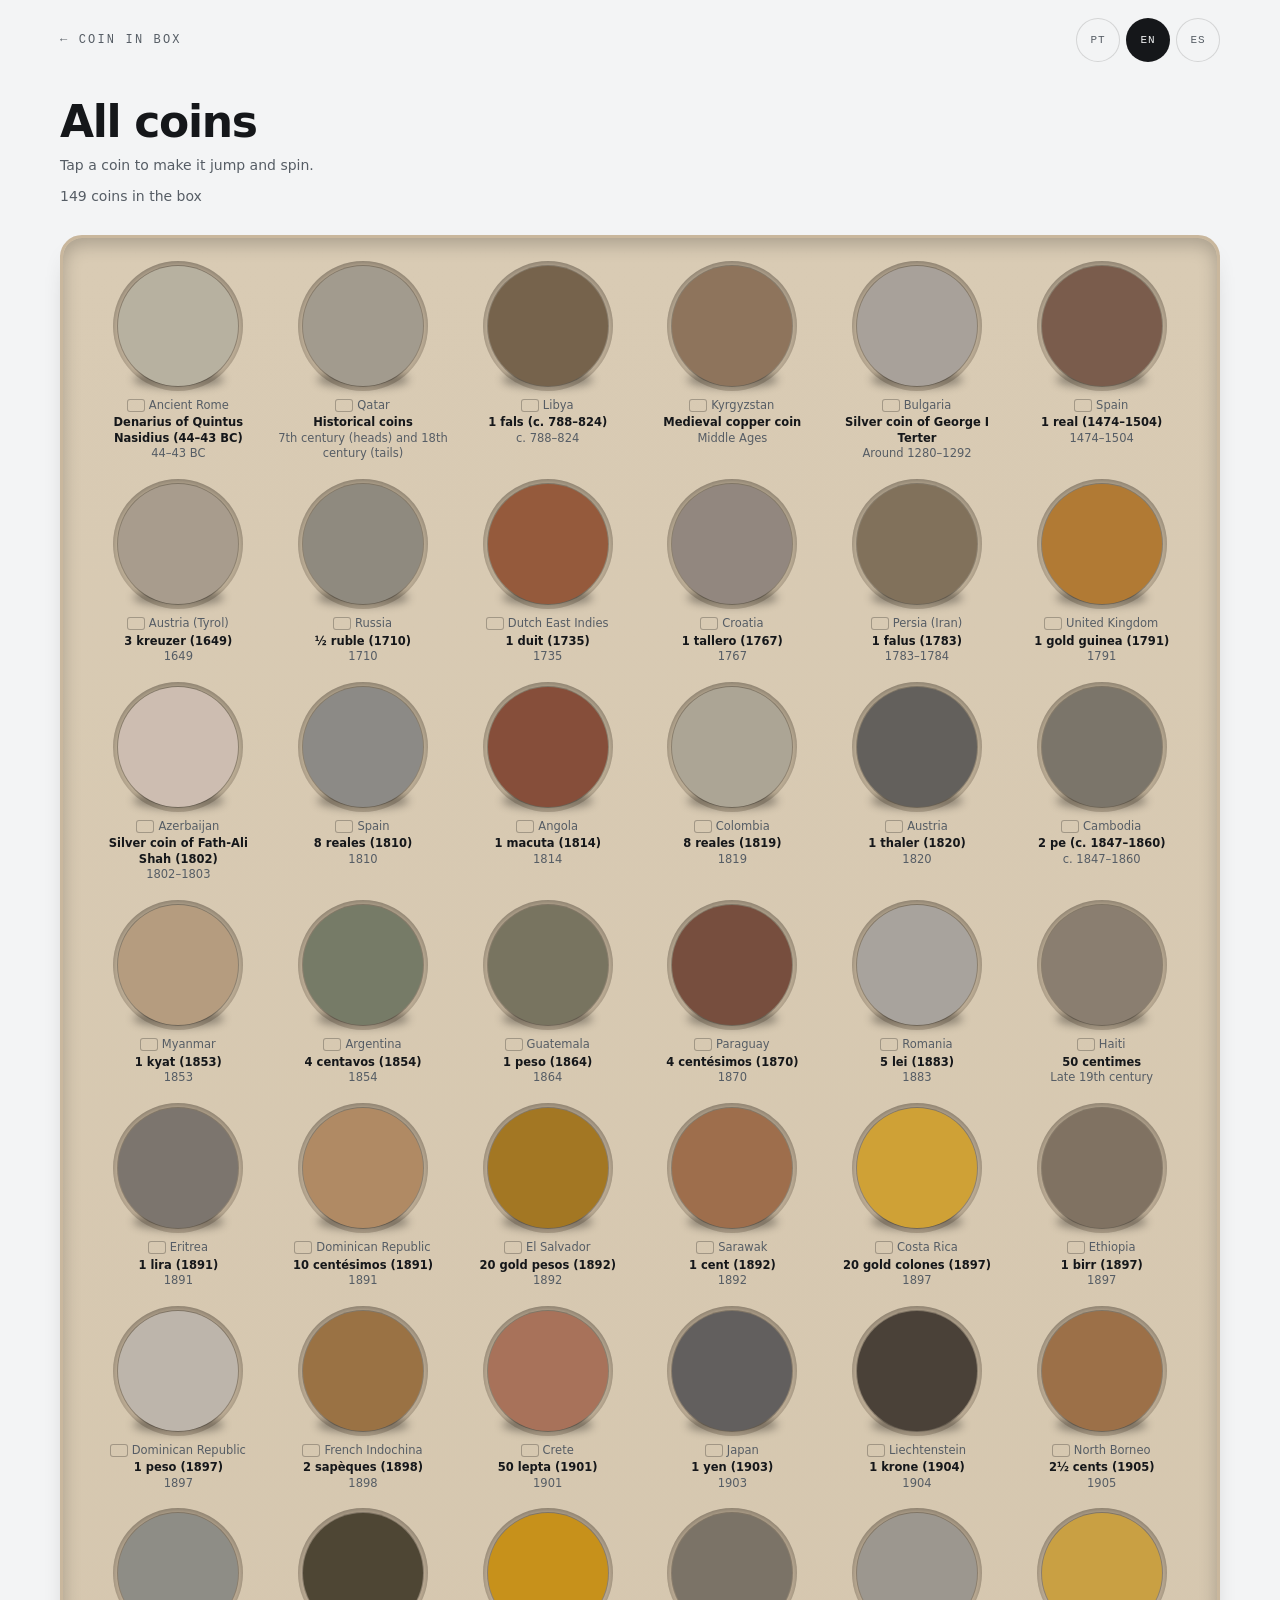
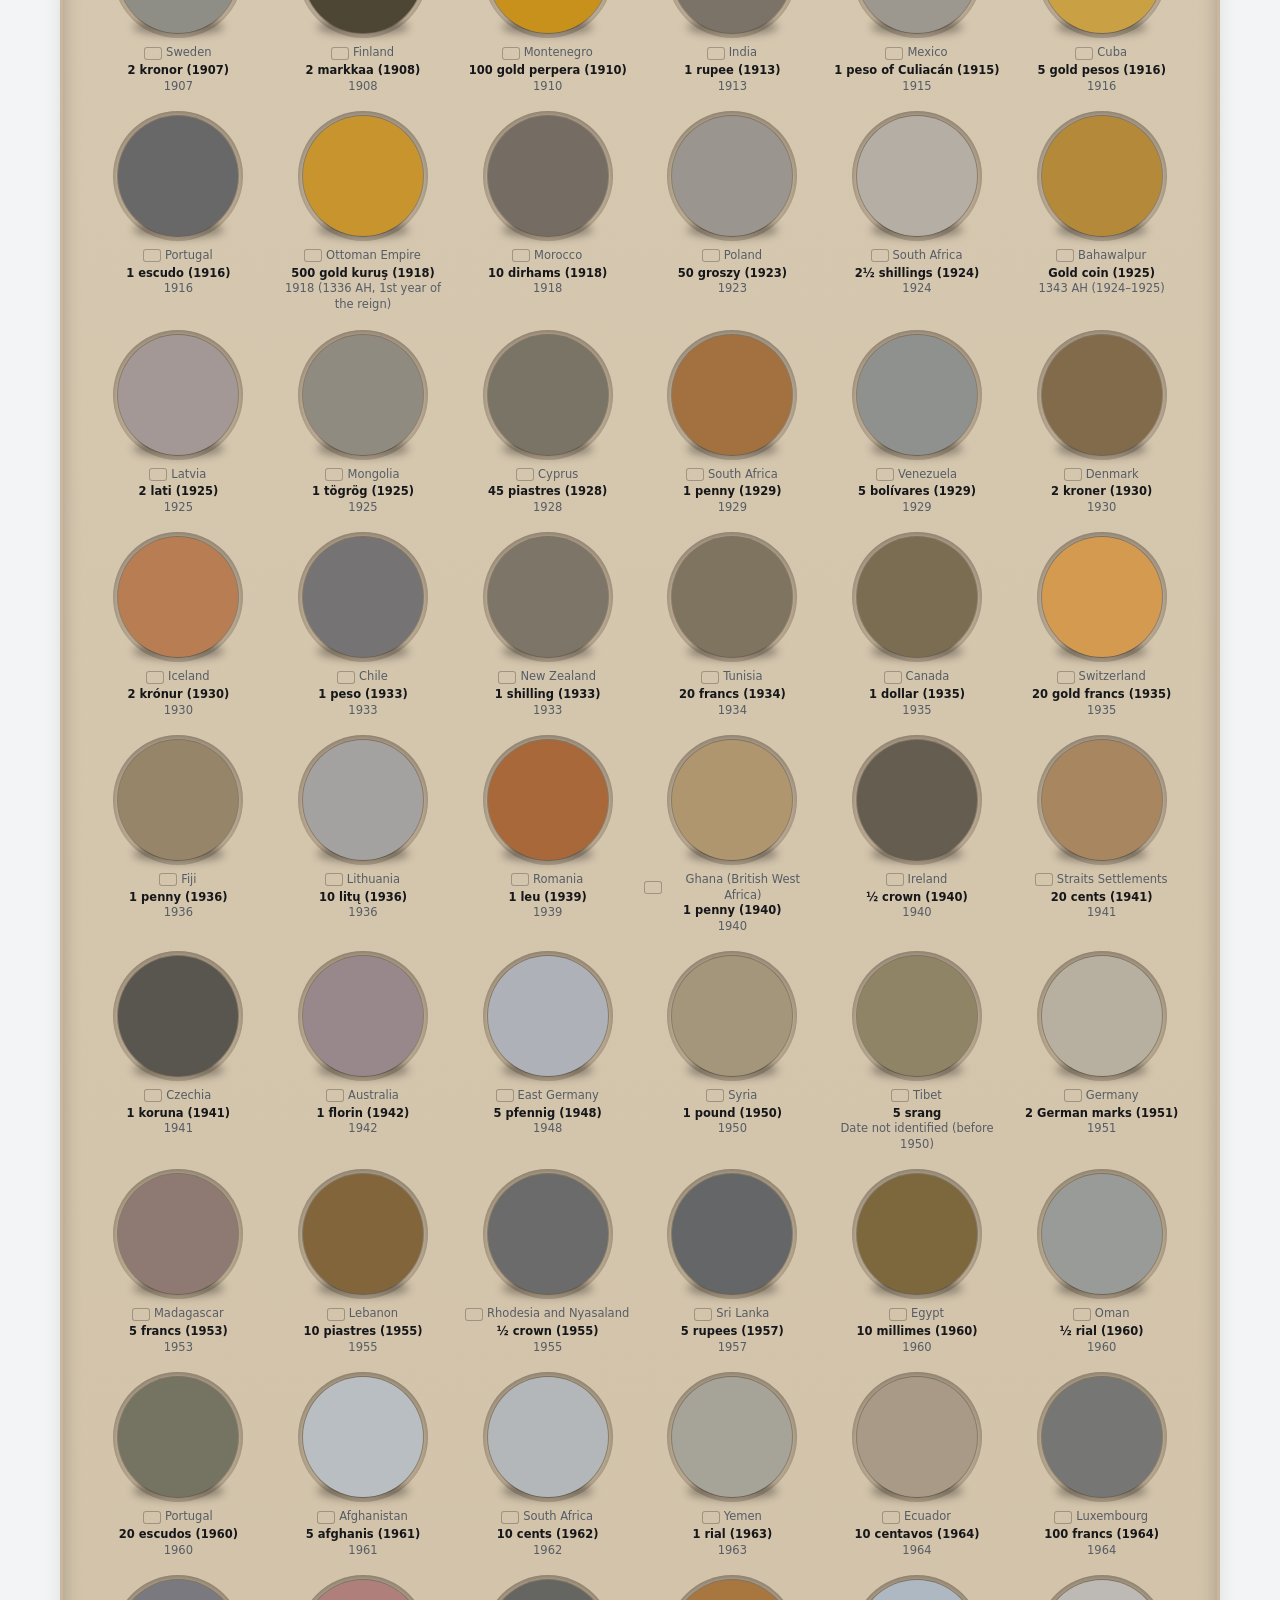
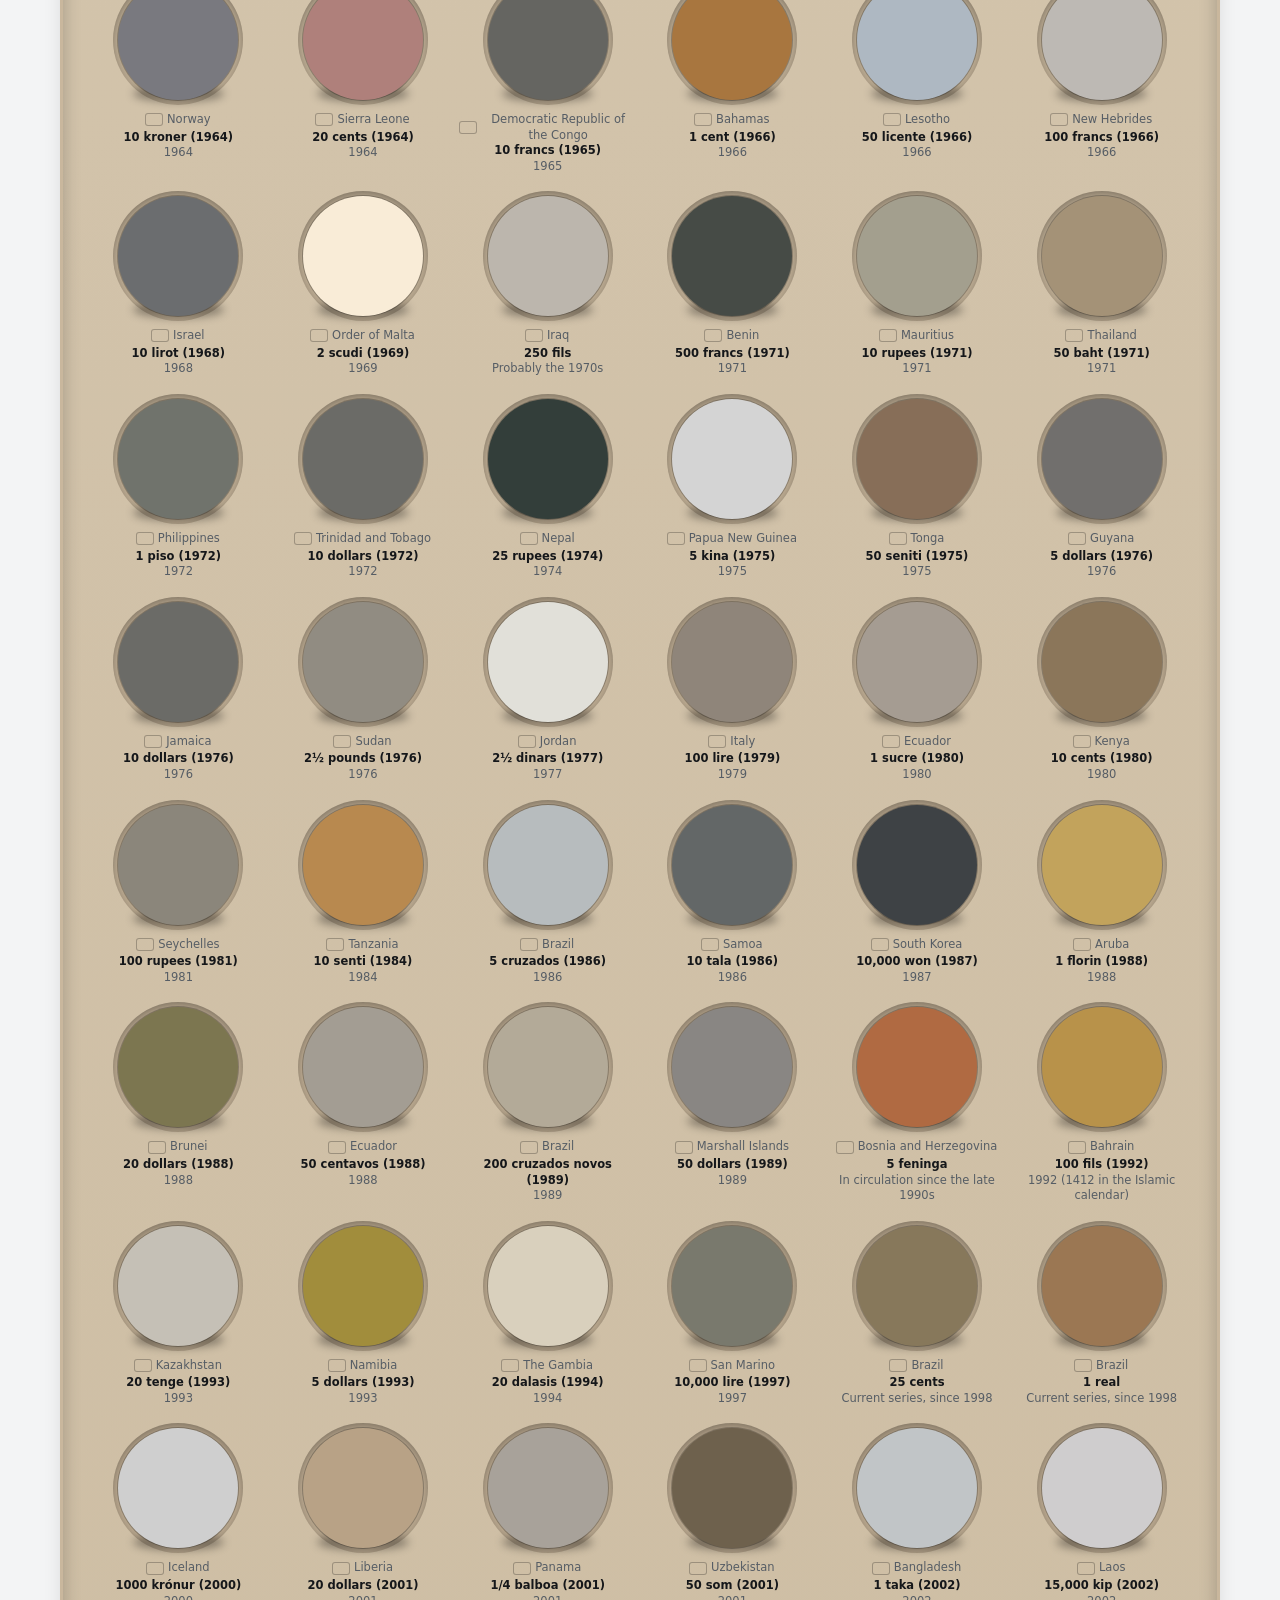
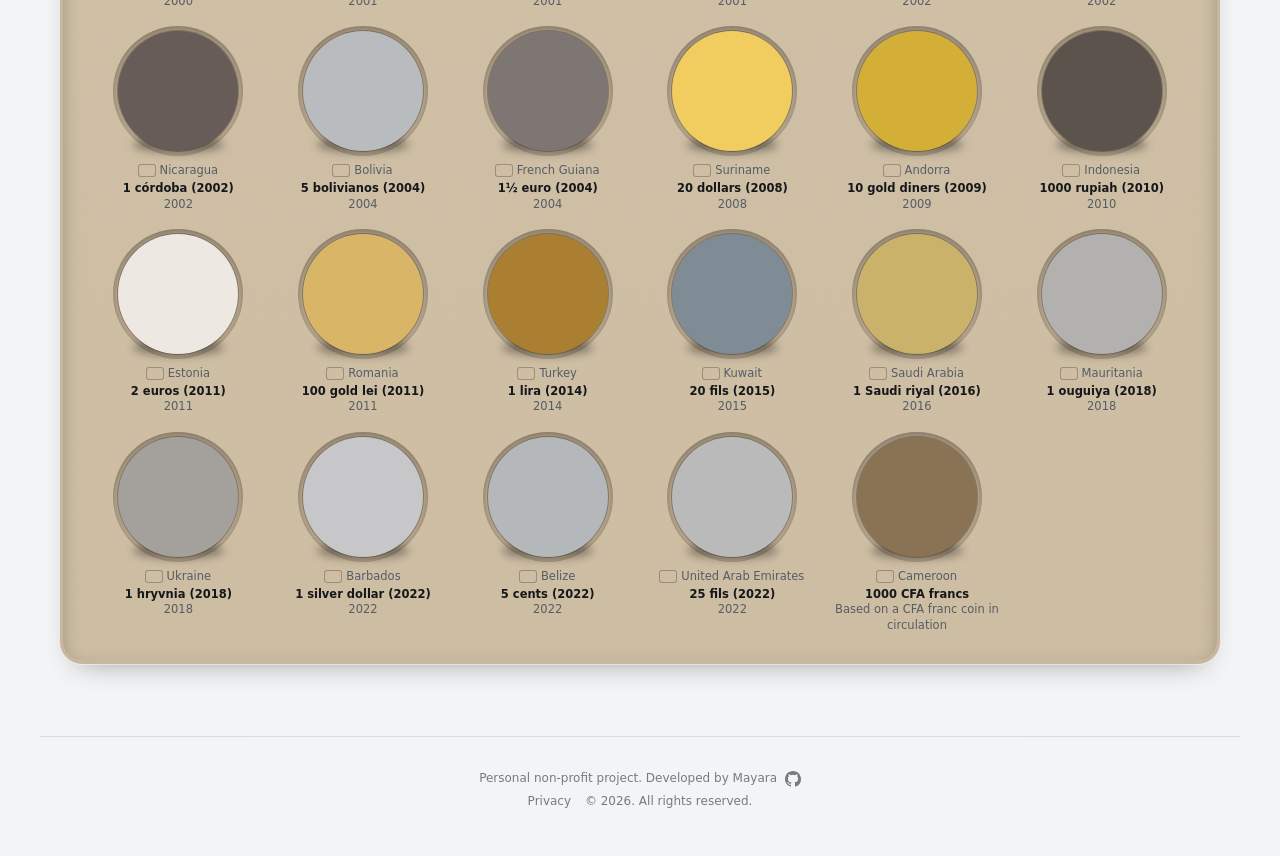
<file: all/index.html>
<!doctype html>
<html lang="pt-BR">

<head>
  <!-- © 2026 Mayara Cristina Nascimento. Todos os direitos reservados. https://maycristina.github.io -->
  <meta charset="utf-8">
  <meta name="viewport" content="width=device-width,initial-scale=1,viewport-fit=cover">
  <title>Todas as moedas — Coin in box</title>
  <meta name="description" content="Todas as moedas do Coin in box numa caixa: toque numa moeda para fazê-la saltar e girar.">
  <meta name="color-scheme" content="light dark">
  <meta name="robots" content="noimageindex">
  <script>
    (function () {
      var t = null;
      try { t = localStorage.getItem('coin-in-box:tema'); } catch (e) { }
      if (t !== 'claro' && t !== 'escuro') t = matchMedia('(prefers-color-scheme: dark)').matches ? 'escuro' : 'claro';
      document.documentElement.dataset.tema = t;
    })();
  </script>
  <link rel="icon" type="image/png" href="/favicon.png">
  <script type="module" crossorigin src="/assets/all-BXrz-AoK.js"></script>
  <link rel="modulepreload" crossorigin href="/assets/modulepreload-polyfill-B5Qt9EMX.js">
  <link rel="modulepreload" crossorigin href="/assets/rodape-BEgsuWT6.js">
  <link rel="modulepreload" crossorigin href="/assets/moedas-BST4rtC6.js">
  <link rel="modulepreload" crossorigin href="/assets/bandeirasSprite-BPsgJZhI.js">
  <link rel="stylesheet" crossorigin href="/assets/rodape-t-iEJYY6.css">
  <link rel="stylesheet" crossorigin href="/assets/all-B4Tmf2-g.css">
</head>

<body>
  <header class="topo">
    <a class="voltar" href="/">← Coin in box</a>
    <div class="idiomas" role="group" aria-label="Idioma / Language / Idioma">
      <button type="button" data-idioma="pt">PT</button>
      <button type="button" data-idioma="en">EN</button>
      <button type="button" data-idioma="es">ES</button>
    </div>
  </header>

  <main>
    <h1 id="titulo"></h1>
    <p id="dica" class="meta"></p>
    <p id="total" class="meta" role="status" aria-live="polite"></p>

    <div class="caixa">
      <ul id="grade" class="grade"></ul>
    </div>
  </main>

  <footer id="rodape" class="rodape-site"></footer>

</body>

</html>
</file>
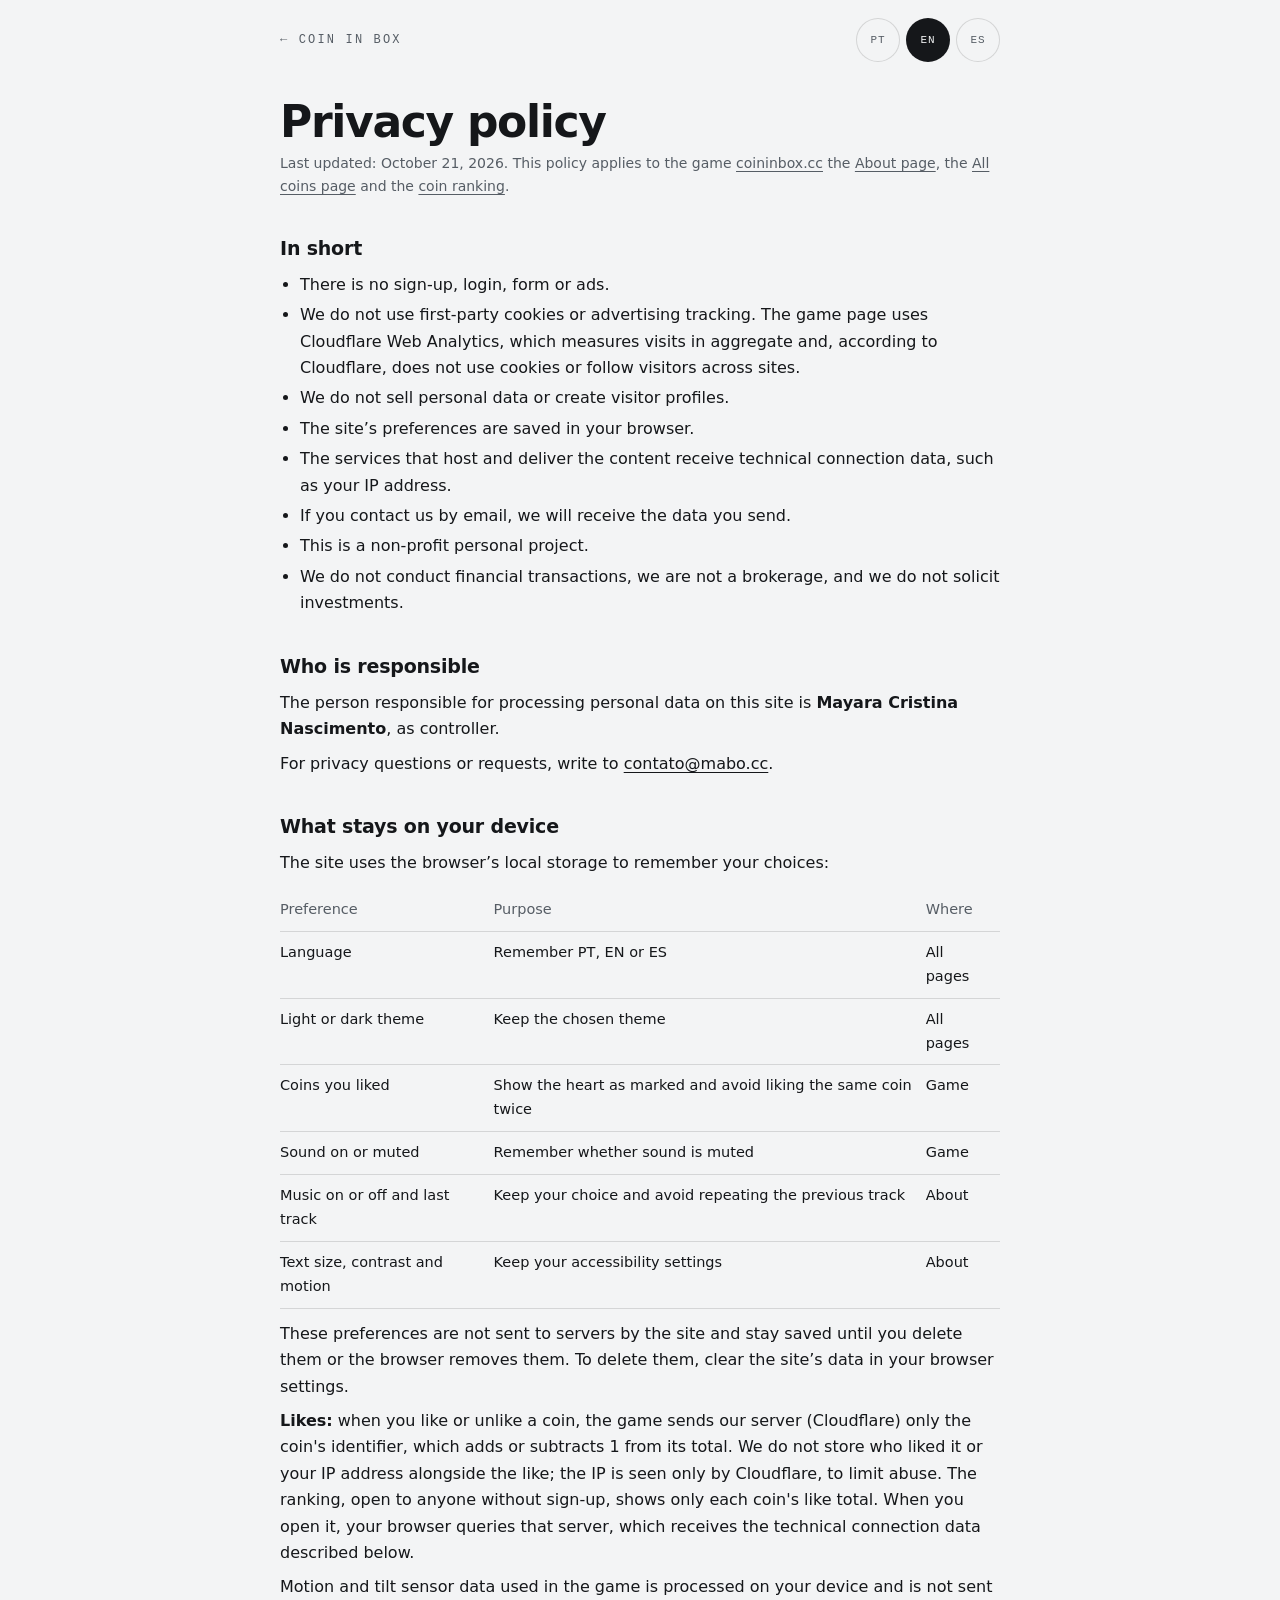
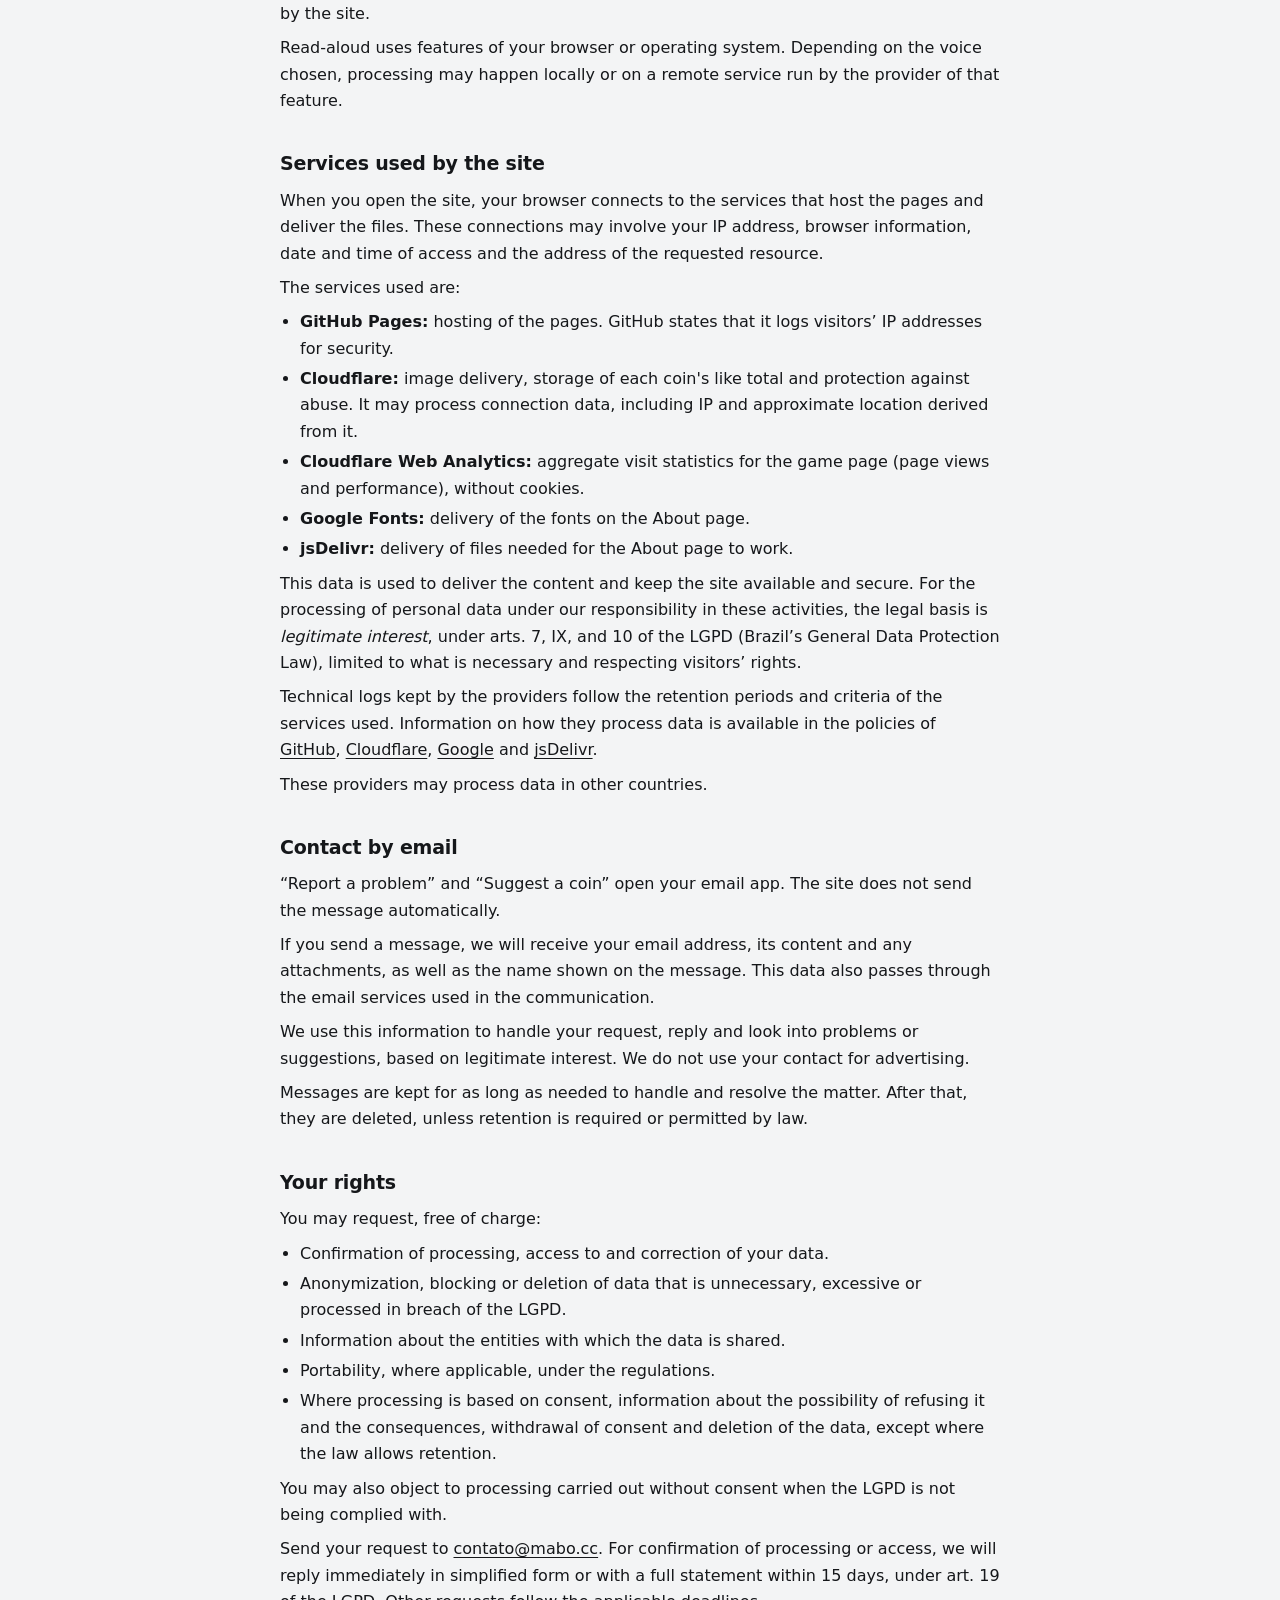
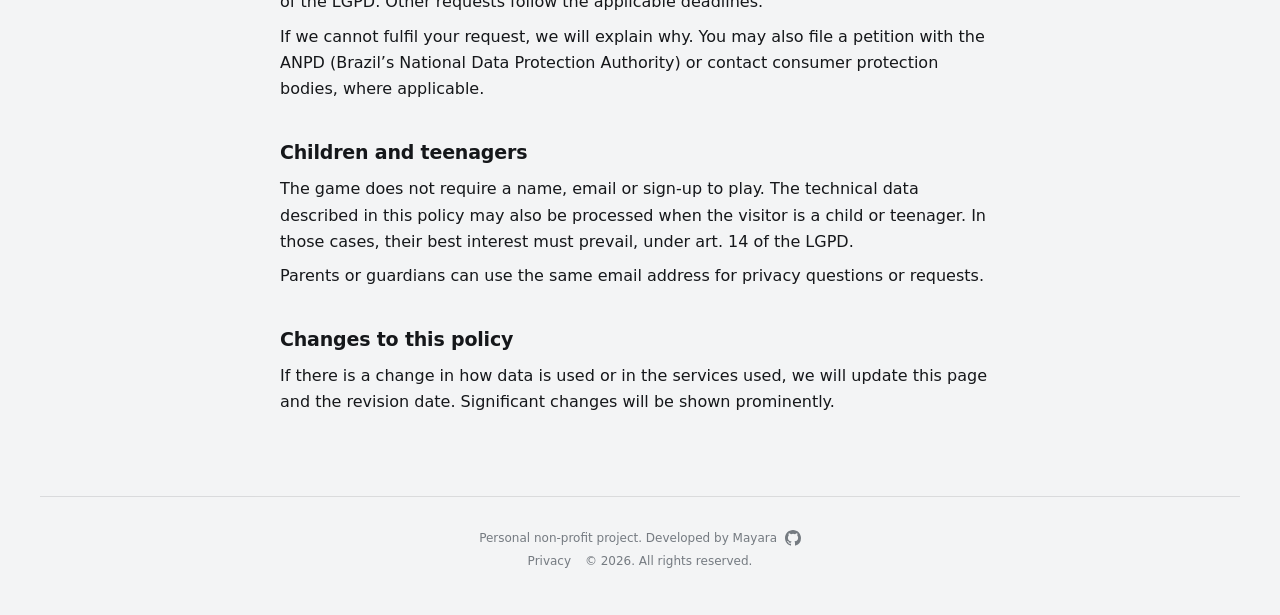
<file: privacidade/index.html>
<!doctype html>
<html lang="pt-BR">

<head>
  <!-- O endereço mudou de /privacidade/ para /privacy/. Esta página só redireciona, preservando a âncora. -->
  <meta charset="utf-8">
  <meta name="viewport" content="width=device-width,initial-scale=1">
  <meta name="robots" content="noindex">
  <title>Coin in box</title>
  <link rel="canonical" href="https://coininbox.cc/privacy/">
  <script>location.replace('/privacy/' + location.hash);</script>
  <meta http-equiv="refresh" content="0; url=/privacy/">
</head>

<body>
  <p><a href="/privacy/">coininbox.cc/privacy</a></p>
</body>

</html>
</file>
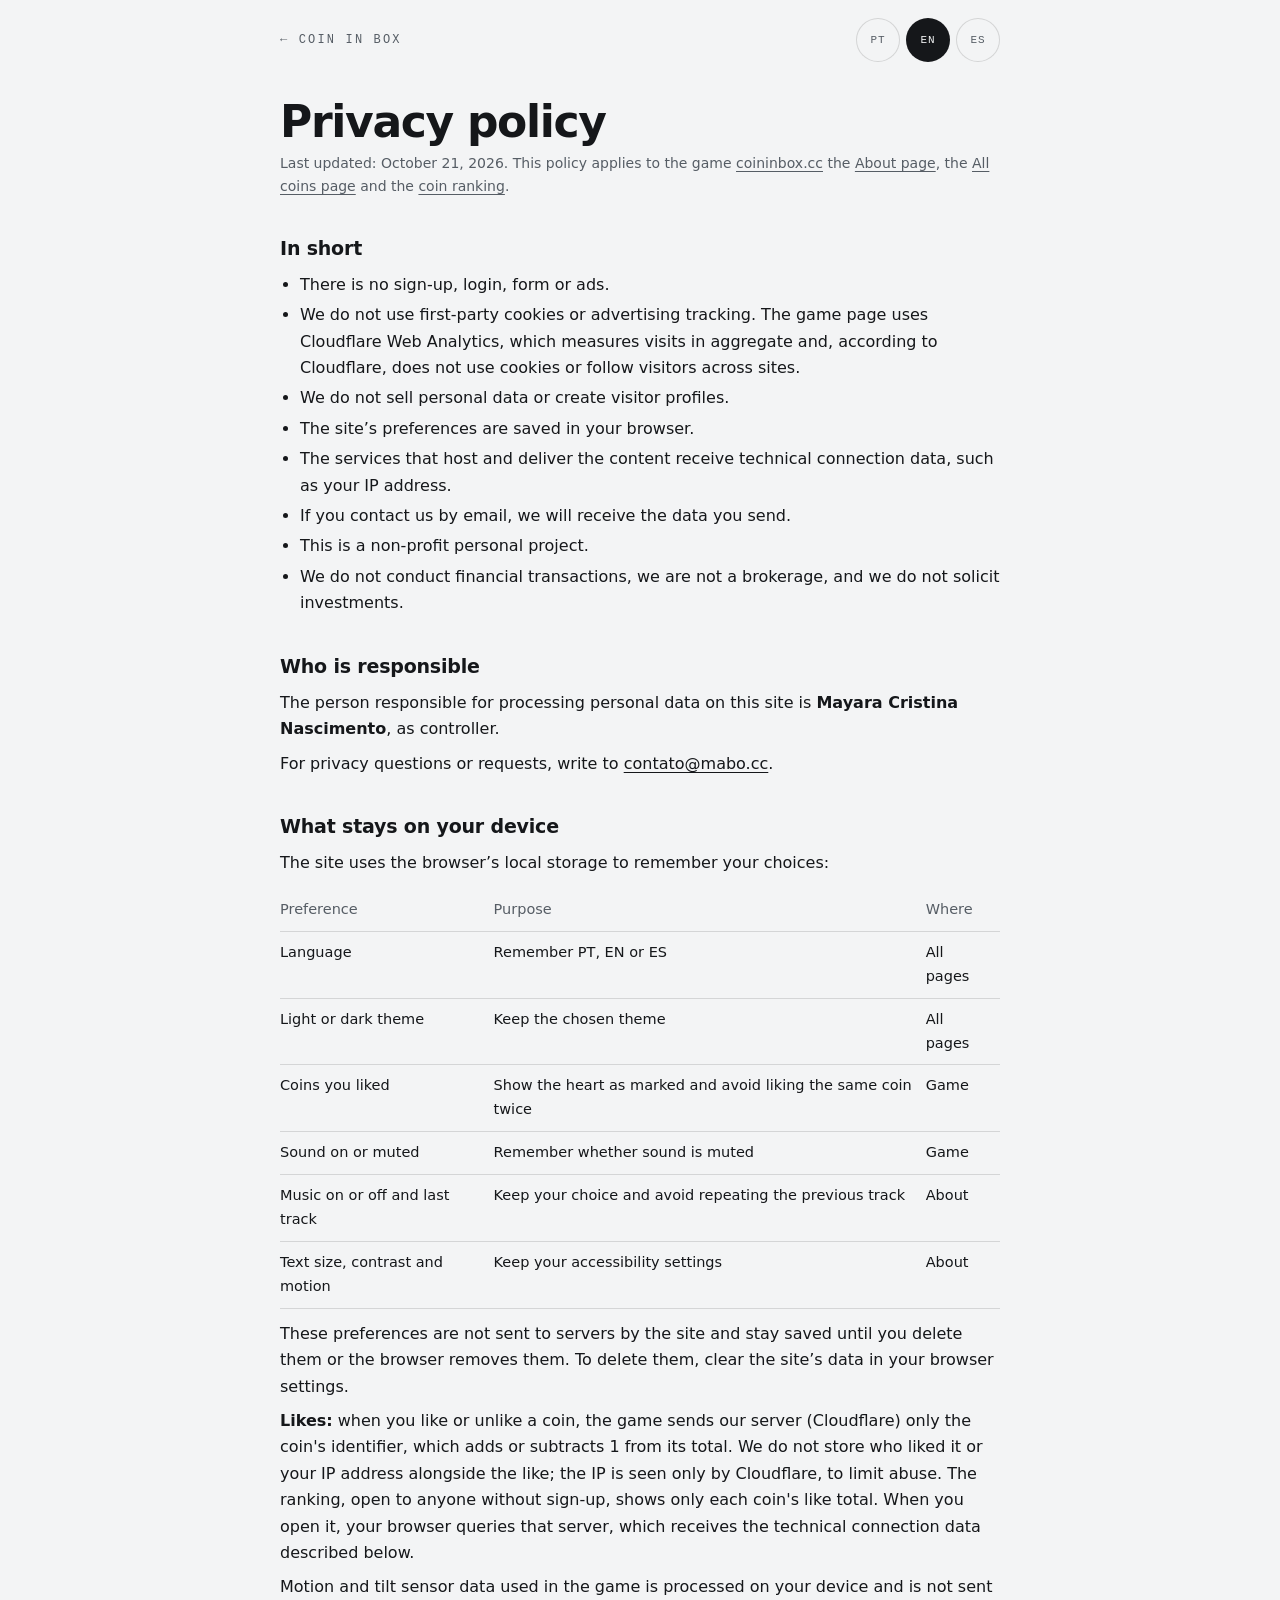
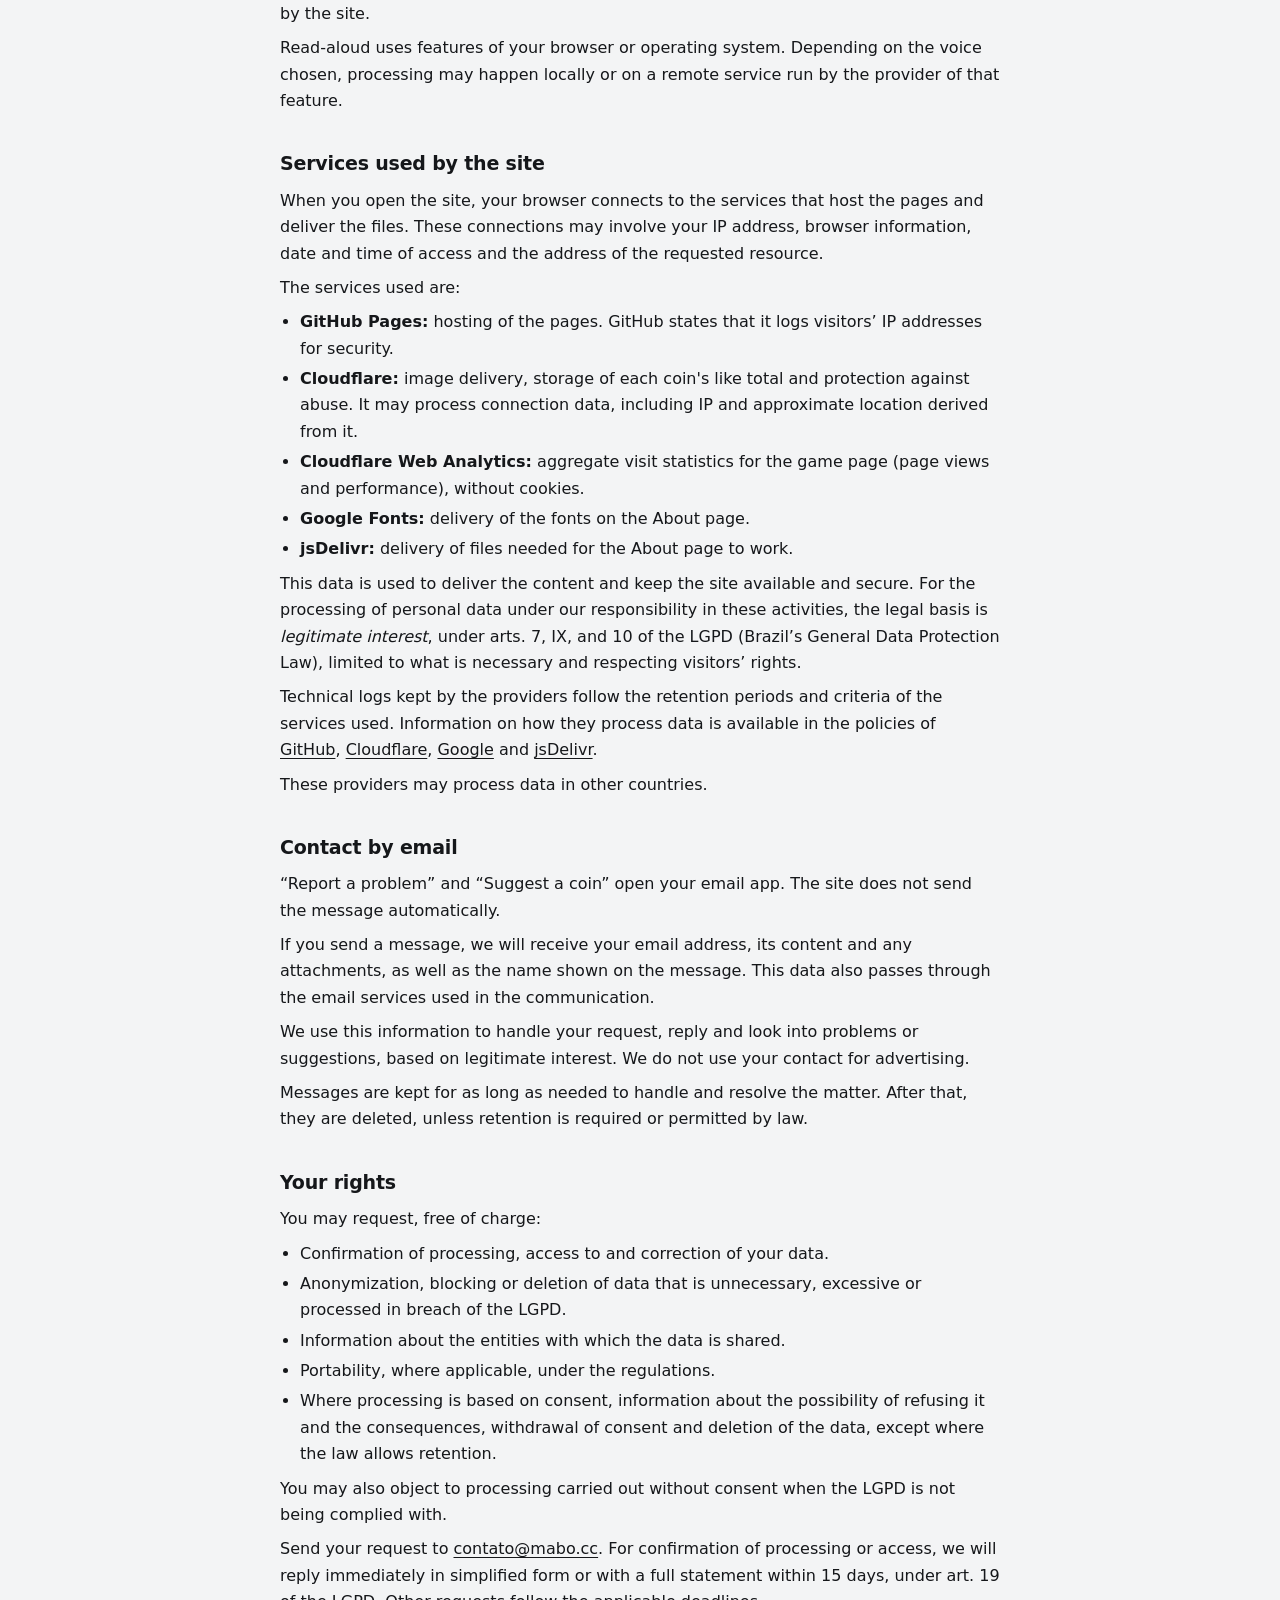
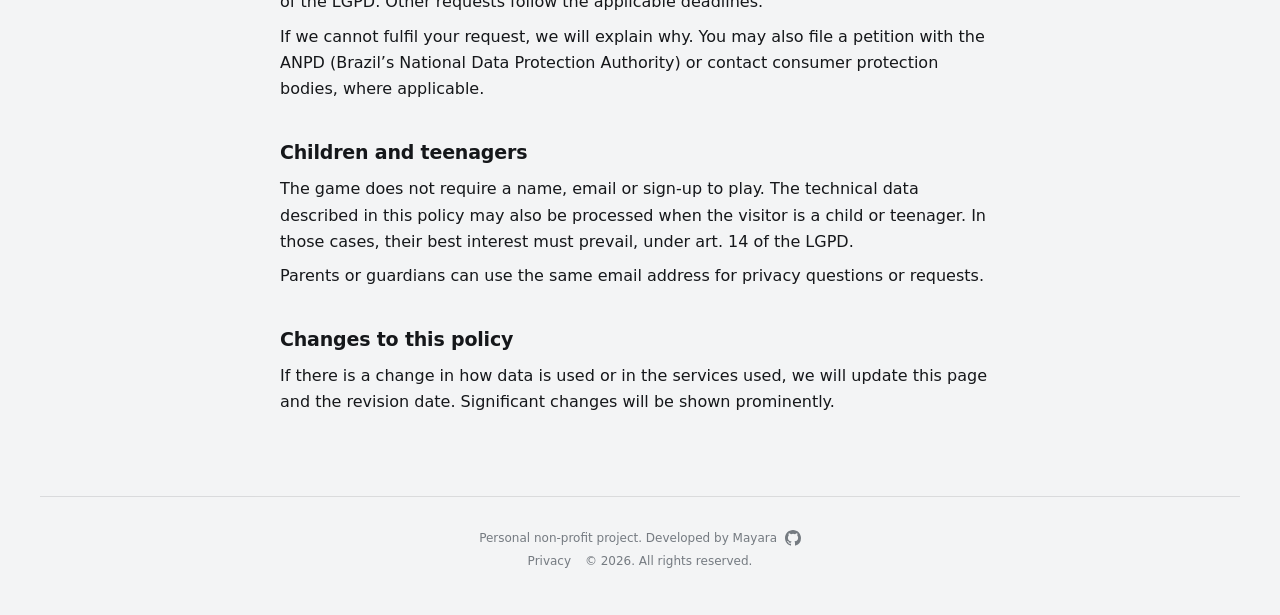
<file: privacy/index.html>
<!doctype html>
<html lang="pt-BR">

<head>
  <!-- © 2026 Mayara Cristina Nascimento. Todos os direitos reservados. https://maycristina.github.io -->
  <meta charset="utf-8">
  <meta name="viewport" content="width=device-width,initial-scale=1,viewport-fit=cover">
  <title>Privacidade — Coin in box</title>
  <meta name="description"
    content="Política de privacidade do Coin in box (LGPD): que dados o jogo e a página Sobre tratam, com quem, e como exercer seus direitos.">
  <meta name="color-scheme" content="light dark">
  <meta name="robots" content="index,follow">
  <script>
    (function () {
      var t = null;
      try { t = localStorage.getItem('coin-in-box:tema'); } catch (e) { }
      if (t !== 'claro' && t !== 'escuro') t = matchMedia('(prefers-color-scheme: dark)').matches ? 'escuro' : 'claro';
      document.documentElement.dataset.tema = t;
    })();
  </script>
  <link rel="icon" type="image/png" href="/favicon.png">
  <script type="module" crossorigin src="/assets/privacy-Comt239j.js"></script>
  <link rel="modulepreload" crossorigin href="/assets/modulepreload-polyfill-B5Qt9EMX.js">
  <link rel="modulepreload" crossorigin href="/assets/rodape-BEgsuWT6.js">
  <link rel="stylesheet" crossorigin href="/assets/rodape-t-iEJYY6.css">
  <link rel="stylesheet" crossorigin href="/assets/privacy-D0MVNqWS.css">
</head>

<body>
  <header class="topo">
    <a class="voltar" href="/">← Coin in box</a>
    <div class="idiomas" role="group" aria-label="Idioma / Language / Idioma">
      <button type="button" data-idioma="pt">PT</button>
      <button type="button" data-idioma="en">EN</button>
      <button type="button" data-idioma="es">ES</button>
    </div>
  </header>

  <main>
    <!-- ======================= PORTUGUÊS ======================= -->
    <article lang="pt-BR" data-idioma="pt" data-titulo="Privacidade — Coin in box">
      <h1>Política de privacidade</h1>
      <p class="meta">Última atualização: 21 de outubro de 2026. Esta política vale para o jogo <a
          href="https://coininbox.cc">coininbox.cc</a> , a <a href="https://coininbox.cc/about/">página Sobre</a>, a <a href="https://coininbox.cc/all/">página Todas as moedas</a> e o <a href="https://coininbox.cc/ranking/">ranking de moedas</a>.</p>

      <h2>Em resumo</h2>
      <ul>
        <li>Não há cadastro, login, formulário ou anúncios.</li>
        <li>Não usamos cookies próprios nem rastreamento publicitário. A página do jogo usa o Cloudflare Web Analytics, que mede os acessos de forma agregada e, segundo a Cloudflare, não usa cookies nem acompanha visitantes entre sites.
        </li>
        <li>Não vendemos dados pessoais nem criamos perfis de visitantes.</li>
        <li>As preferências do site ficam salvas no seu navegador.</li>
        <li>Os serviços que hospedam e entregam o conteúdo recebem dados técnicos da conexão, como o endereço IP.</li>
        <li>Se você entrar em contato por e-mail, receberemos os dados que enviar.</li>
        <li>Este é um projeto pessoal sem fins lucrativos.</li>
        <li>Não realizamos transações financeiras, não somos uma corretora e não solicitamos investimentos.</li>
      </ul>

      <h2>Quem é responsável</h2>
      <p>A responsável pelo tratamento de dados pessoais do site é <strong>Mayara Cristina Nascimento</strong>, na
        condição de controladora.</p>
      <p>Para dúvidas ou pedidos sobre privacidade, escreva para <a href="mailto:contato@mabo.cc">contato@mabo.cc</a>.
      </p>

      <h2>O que fica no seu aparelho</h2>
      <p>O site usa o armazenamento local do navegador para lembrar suas escolhas:</p>
      <table>
        <thead>
          <tr>
            <th>Preferência</th>
            <th>Para quê</th>
            <th>Onde</th>
          </tr>
        </thead>
        <tbody>
          <tr>
            <td>Idioma</td>
            <td>Lembrar PT, EN ou ES</td>
            <td>Todas as páginas</td>
          </tr>
          <tr>
            <td>Tema claro ou escuro</td>
            <td>Manter o tema escolhido</td>
            <td>Todas as páginas</td>
          </tr>
          <tr>
            <td>Moedas que você curtiu</td>
            <td>Mostrar o coração marcado e evitar curtir a mesma moeda duas vezes</td>
            <td>Jogo</td>
          </tr>
          <tr>
            <td>Som ligado ou mudo</td>
            <td>Lembrar se o som está silenciado</td>
            <td>Jogo</td>
          </tr>
          <tr>
            <td>Música ligada ou desligada e última faixa</td>
            <td>Manter a escolha e evitar repetir a faixa anterior</td>
            <td>Sobre</td>
          </tr>
          <tr>
            <td>Tamanho do texto, contraste e movimento</td>
            <td>Manter os ajustes de acessibilidade</td>
            <td>Sobre</td>
          </tr>
        </tbody>
      </table>
      <p>Essas preferências não são enviadas aos servidores pelo site e ficam salvas até você apagá-las ou o navegador
        removê-las. Para apagá-las, limpe os dados do site nas configurações do navegador.</p>
      <p><strong>Curtidas:</strong> ao curtir ou descurtir uma moeda, o jogo envia ao nosso servidor (Cloudflare) apenas o
        identificador da moeda, que soma ou subtrai 1 no total dela. Não gravamos quem curtiu nem seu endereço IP junto
        da curtida; o IP é visto apenas pela Cloudflare, para limitar abusos. O ranking, aberto por qualquer pessoa sem cadastro, mostra só o total de curtidas de cada moeda. Ao abri-lo, o navegador consulta esse servidor, que recebe os dados técnicos da conexão descritos abaixo.</p>
      <p>Os dados dos sensores de movimento e inclinação usados no jogo são processados no aparelho e não são enviados
        pelo site.</p>
      <p>A leitura em voz alta usa os recursos do navegador ou do sistema. Dependendo da voz escolhida, o processamento
        pode ser local ou feito por um serviço remoto do fornecedor desse recurso.</p>

      <h2>Serviços usados pelo site</h2>
      <p>Ao abrir o site, seu navegador se conecta aos serviços que hospedam as páginas e entregam os arquivos. Essas
        conexões podem envolver endereço IP, informações do navegador, data e horário do acesso e o endereço do recurso
        solicitado.</p>
      <p>Os serviços usados são:</p>
      <ul>
        <li><strong>GitHub Pages:</strong> hospedagem das páginas. O GitHub informa que registra endereços IP de
          visitantes para segurança.</li>
        <li><strong>Cloudflare:</strong> entrega de imagens, armazenamento do total de curtidas de cada moeda e proteção contra abuso. Pode tratar dados da conexão,
          incluindo IP e localização aproximada obtida a partir dele.</li>
        <li><strong>Cloudflare Web Analytics:</strong> estatísticas agregadas de acesso à página do jogo (páginas vistas e desempenho), sem cookies.</li>
        <li><strong>Google Fonts:</strong> entrega das fontes da página Sobre.</li>
        <li><strong>jsDelivr:</strong> entrega de arquivos necessários ao funcionamento da página Sobre.</li>
      </ul>
      <p>Esses dados são usados para entregar o conteúdo e manter o site disponível e seguro. Para o tratamento de dados
        pessoais sob nossa responsabilidade nessas atividades, a base legal é o <em>legítimo interesse</em>, nos termos
        dos arts. 7º, IX, e 10 da LGPD, limitado ao necessário e respeitando os direitos dos visitantes.</p>
      <p>Os registros técnicos mantidos pelos fornecedores seguem os prazos e critérios dos serviços utilizados.
        Informações sobre o tratamento feito por eles estão disponíveis nas políticas de <a
          href="https://docs.github.com/en/site-policy/privacy-policies/github-general-privacy-statement">GitHub</a>, <a
          href="https://www.cloudflare.com/privacypolicy/">Cloudflare</a>, <a
          href="https://policies.google.com/privacy?hl=pt-BR">Google</a> e <a
          href="https://www.jsdelivr.com/terms/privacy-policy">jsDelivr</a>.</p>
      <p>Esses fornecedores podem processar dados em outros países.</p>

      <h2>Contato por e-mail</h2>
      <p>“Relatar problema” e “Sugerir moeda” abrem seu aplicativo de e-mail. O site não envia a mensagem
        automaticamente.</p>
      <p>Se você enviar uma mensagem, receberemos seu endereço de e-mail, o conteúdo e eventuais anexos, além do nome
        que constar no envio. Esses dados também passam pelos serviços de e-mail usados na comunicação.</p>
      <p>Usamos essas informações para atender ao seu pedido, responder e apurar problemas ou sugestões, com base no
        legítimo interesse. Não usamos seu contato para publicidade.</p>
      <p>As mensagens são mantidas enquanto forem necessárias ao atendimento e à resolução do assunto. Depois, são
        excluídas, salvo quando houver necessidade de conservação permitida por lei.</p>

      <h2>Seus direitos</h2>
      <p>Você pode pedir, gratuitamente:</p>
      <ul>
        <li>Confirmação de tratamento, acesso e correção dos seus dados.</li>
        <li>Anonimização, bloqueio ou eliminação de dados desnecessários, excessivos ou tratados em desacordo com a
          LGPD.</li>
        <li>Informação sobre as entidades com as quais os dados são compartilhados.</li>
        <li>Portabilidade, quando aplicável, conforme a regulamentação.</li>
        <li>Quando houver tratamento baseado em consentimento, informação sobre a possibilidade de recusá-lo e suas
          consequências, revogação e eliminação dos dados, ressalvadas as hipóteses legais de conservação.</li>
      </ul>
      <p>Você também pode se opor a um tratamento realizado sem consentimento quando houver descumprimento da LGPD.</p>
      <p>Envie seu pedido para <a href="mailto:contato@mabo.cc">contato@mabo.cc</a>. Para confirmação de tratamento ou
        acesso, a resposta será dada de forma simplificada imediatamente ou por declaração completa em até 15 dias,
        conforme o art. 19 da LGPD. Os demais pedidos seguem os prazos aplicáveis.</p>
      <p>Se não pudermos atender ao pedido, explicaremos o motivo. Você também pode apresentar uma petição à ANPD ou
        procurar os órgãos de defesa do consumidor, quando aplicável.</p>

      <h2>Crianças e adolescentes</h2>
      <p>O jogo não exige nome, e-mail ou cadastro para jogar. Os dados técnicos descritos nesta política também podem
        ser tratados quando o visitante for criança ou adolescente. Nessas situações, deve prevalecer o seu melhor
        interesse, conforme o art. 14 da LGPD.</p>
      <p>Pais ou responsáveis podem entrar em contato pelo mesmo e-mail para dúvidas ou pedidos sobre privacidade.</p>

      <h2>Mudanças nesta política</h2>
      <p>Se houver mudança no uso de dados ou nos serviços utilizados, atualizaremos esta página e a data de revisão.
        Mudanças relevantes serão informadas de forma destacada.</p>
    </article>

    <!-- ======================= ENGLISH ======================= -->
    <article lang="en" data-idioma="en" data-titulo="Privacy — Coin in box" hidden>
      <h1>Privacy policy</h1>
      <p class="meta">Last updated: October 21, 2026. This policy applies to the game <a
          href="https://coininbox.cc">coininbox.cc</a> the <a href="https://coininbox.cc/about/">About page</a>, the <a href="https://coininbox.cc/all/">All coins page</a> and the <a href="https://coininbox.cc/ranking/">coin ranking</a>.</p>

      <h2>In short</h2>
      <ul>
        <li>There is no sign-up, login, form or ads.</li>
        <li>We do not use first-party cookies or advertising tracking. The game page uses Cloudflare Web Analytics, which measures visits in aggregate and, according to Cloudflare, does not use cookies or follow visitors across sites.</li>
        <li>We do not sell personal data or create visitor profiles.</li>
        <li>The site’s preferences are saved in your browser.</li>
        <li>The services that host and deliver the content receive technical connection data, such as your IP address.
        </li>
        <li>If you contact us by email, we will receive the data you send.</li>
        <li>This is a non-profit personal project.</li>
        <li>We do not conduct financial transactions, we are not a brokerage, and we do not solicit investments.</li>
      </ul>

      <h2>Who is responsible</h2>
      <p>The person responsible for processing personal data on this site is <strong>Mayara Cristina
          Nascimento</strong>, as controller.</p>
      <p>For privacy questions or requests, write to <a href="mailto:contato@mabo.cc">contato@mabo.cc</a>.</p>

      <h2>What stays on your device</h2>
      <p>The site uses the browser’s local storage to remember your choices:</p>
      <table>
        <thead>
          <tr>
            <th>Preference</th>
            <th>Purpose</th>
            <th>Where</th>
          </tr>
        </thead>
        <tbody>
          <tr>
            <td>Language</td>
            <td>Remember PT, EN or ES</td>
            <td>All pages</td>
          </tr>
          <tr>
            <td>Light or dark theme</td>
            <td>Keep the chosen theme</td>
            <td>All pages</td>
          </tr>
          <tr>
            <td>Coins you liked</td>
            <td>Show the heart as marked and avoid liking the same coin twice</td>
            <td>Game</td>
          </tr>
          <tr>
            <td>Sound on or muted</td>
            <td>Remember whether sound is muted</td>
            <td>Game</td>
          </tr>
          <tr>
            <td>Music on or off and last track</td>
            <td>Keep your choice and avoid repeating the previous track</td>
            <td>About</td>
          </tr>
          <tr>
            <td>Text size, contrast and motion</td>
            <td>Keep your accessibility settings</td>
            <td>About</td>
          </tr>
        </tbody>
      </table>
      <p>These preferences are not sent to servers by the site and stay saved until you delete them or the browser
        removes them. To delete them, clear the site’s data in your browser settings.</p>
      <p><strong>Likes:</strong> when you like or unlike a coin, the game sends our server (Cloudflare) only the coin's
        identifier, which adds or subtracts 1 from its total. We do not store who liked it or your IP address alongside
        the like; the IP is seen only by Cloudflare, to limit abuse. The ranking, open to anyone without sign-up, shows only each coin's like total. When you open it, your browser queries that server, which receives the technical connection data described below.</p>
      <p>Motion and tilt sensor data used in the game is processed on your device and is not sent by the site.</p>
      <p>Read-aloud uses features of your browser or operating system. Depending on the voice chosen, processing may
        happen locally or on a remote service run by the provider of that feature.</p>

      <h2>Services used by the site</h2>
      <p>When you open the site, your browser connects to the services that host the pages and deliver the files. These
        connections may involve your IP address, browser information, date and time of access and the address of the
        requested resource.</p>
      <p>The services used are:</p>
      <ul>
        <li><strong>GitHub Pages:</strong> hosting of the pages. GitHub states that it logs visitors’ IP addresses for
          security.</li>
        <li><strong>Cloudflare:</strong> image delivery, storage of each coin's like total and protection against abuse. It may process connection data,
          including IP and approximate location derived from it.</li>
        <li><strong>Cloudflare Web Analytics:</strong> aggregate visit statistics for the game page (page views and performance), without cookies.</li>
        <li><strong>Google Fonts:</strong> delivery of the fonts on the About page.</li>
        <li><strong>jsDelivr:</strong> delivery of files needed for the About page to work.</li>
      </ul>
      <p>This data is used to deliver the content and keep the site available and secure. For the processing of personal
        data under our responsibility in these activities, the legal basis is <em>legitimate interest</em>, under arts.
        7, IX, and 10 of the LGPD (Brazil’s General Data Protection Law), limited to what is necessary and respecting
        visitors’ rights.</p>
      <p>Technical logs kept by the providers follow the retention periods and criteria of the services used.
        Information on how they process data is available in the policies of <a
          href="https://docs.github.com/en/site-policy/privacy-policies/github-general-privacy-statement">GitHub</a>, <a
          href="https://www.cloudflare.com/privacypolicy/">Cloudflare</a>, <a
          href="https://policies.google.com/privacy?hl=en">Google</a> and <a
          href="https://www.jsdelivr.com/terms/privacy-policy">jsDelivr</a>.</p>
      <p>These providers may process data in other countries.</p>

      <h2>Contact by email</h2>
      <p>“Report a problem” and “Suggest a coin” open your email app. The site does not send the message automatically.
      </p>
      <p>If you send a message, we will receive your email address, its content and any attachments, as well as the name
        shown on the message. This data also passes through the email services used in the communication.</p>
      <p>We use this information to handle your request, reply and look into problems or suggestions, based on
        legitimate interest. We do not use your contact for advertising.</p>
      <p>Messages are kept for as long as needed to handle and resolve the matter. After that, they are deleted, unless
        retention is required or permitted by law.</p>

      <h2>Your rights</h2>
      <p>You may request, free of charge:</p>
      <ul>
        <li>Confirmation of processing, access to and correction of your data.</li>
        <li>Anonymization, blocking or deletion of data that is unnecessary, excessive or processed in breach of the
          LGPD.</li>
        <li>Information about the entities with which the data is shared.</li>
        <li>Portability, where applicable, under the regulations.</li>
        <li>Where processing is based on consent, information about the possibility of refusing it and the consequences,
          withdrawal of consent and deletion of the data, except where the law allows retention.</li>
      </ul>
      <p>You may also object to processing carried out without consent when the LGPD is not being complied with.</p>
      <p>Send your request to <a href="mailto:contato@mabo.cc">contato@mabo.cc</a>. For confirmation of processing or
        access, we will reply immediately in simplified form or with a full statement within 15 days, under art. 19 of
        the LGPD. Other requests follow the applicable deadlines.</p>
      <p>If we cannot fulfil your request, we will explain why. You may also file a petition with the ANPD (Brazil’s
        National Data Protection Authority) or contact consumer protection bodies, where applicable.</p>

      <h2>Children and teenagers</h2>
      <p>The game does not require a name, email or sign-up to play. The technical data described in this policy may
        also be processed when the visitor is a child or teenager. In those cases, their best interest must prevail,
        under art. 14 of the LGPD.</p>
      <p>Parents or guardians can use the same email address for privacy questions or requests.</p>

      <h2>Changes to this policy</h2>
      <p>If there is a change in how data is used or in the services used, we will update this page and the revision
        date. Significant changes will be shown prominently.</p>
    </article>

    <!-- ======================= ESPAÑOL ======================= -->
    <article lang="es" data-idioma="es" data-titulo="Privacidad — Coin in box" hidden>
      <h1>Política de privacidad</h1>
      <p class="meta">Última actualización: 21 de octubre de 2026. Esta política vale para el juego <a
          href="https://coininbox.cc">coininbox.cc</a> la <a href="https://coininbox.cc/about/">página Acerca de</a>, la <a href="https://coininbox.cc/all/">página Todas las monedas</a> y el <a href="https://coininbox.cc/ranking/">ranking de monedas</a>.
      </p>

      <h2>En resumen</h2>
      <ul>
        <li>No hay registro, inicio de sesión, formularios ni anuncios.</li>
        <li>No usamos cookies propias ni rastreo publicitario. La página del juego usa Cloudflare Web Analytics, que mide las visitas de forma agregada y, según Cloudflare, no usa cookies ni sigue a los visitantes entre sitios.</li>
        <li>No vendemos datos personales ni creamos perfiles de visitantes.</li>
        <li>Las preferencias del sitio se guardan en tu navegador.</li>
        <li>Los servicios que alojan y entregan el contenido reciben datos técnicos de la conexión, como la dirección
          IP.</li>
        <li>Si nos contactas por correo, recibiremos los datos que envíes.</li>
        <li>Este es un proyecto personal sin fines de lucro.</li>
        <li>No realizamos transacciones financieras, no somos una firma de corretaje y no solicitamos inversiones.</li>
      </ul>

      <h2>Quién es responsable</h2>
      <p>La responsable del tratamiento de datos personales del sitio es <strong>Mayara Cristina Nascimento</strong>, en
        calidad de controladora.</p>
      <p>Para dudas o solicitudes sobre privacidad, escribe a <a href="mailto:contato@mabo.cc">contato@mabo.cc</a>.</p>

      <h2>Qué queda en tu dispositivo</h2>
      <p>El sitio usa el almacenamiento local del navegador para recordar tus elecciones:</p>
      <table>
        <thead>
          <tr>
            <th>Preferencia</th>
            <th>Para qué</th>
            <th>Dónde</th>
          </tr>
        </thead>
        <tbody>
          <tr>
            <td>Idioma</td>
            <td>Recordar PT, EN o ES</td>
            <td>Todas las páginas</td>
          </tr>
          <tr>
            <td>Tema claro u oscuro</td>
            <td>Mantener el tema elegido</td>
            <td>Todas las páginas</td>
          </tr>
          <tr>
            <td>Monedas que te gustaron</td>
            <td>Mostrar el corazón marcado y evitar dar me gusta dos veces a la misma moneda</td>
            <td>Juego</td>
          </tr>
          <tr>
            <td>Sonido activado o silenciado</td>
            <td>Recordar si el sonido está silenciado</td>
            <td>Juego</td>
          </tr>
          <tr>
            <td>Música activada o desactivada y última pista</td>
            <td>Mantener la elección y evitar repetir la pista anterior</td>
            <td>Acerca de</td>
          </tr>
          <tr>
            <td>Tamaño del texto, contraste y movimiento</td>
            <td>Mantener los ajustes de accesibilidad</td>
            <td>Acerca de</td>
          </tr>
        </tbody>
      </table>
      <p>Estas preferencias no son enviadas a los servidores por el sitio y quedan guardadas hasta que las borres o el
        navegador las elimine. Para borrarlas, limpia los datos del sitio en la configuración del navegador.</p>
      <p><strong>Me gusta:</strong> al dar o quitar un me gusta a una moneda, el juego envía a nuestro servidor (Cloudflare)
        solo el identificador de la moneda, que suma o resta 1 a su total. No guardamos quién dio el me gusta ni tu
        dirección IP junto con él; la IP solo la ve Cloudflare, para limitar abusos. El ranking, abierto a cualquiera sin registro, muestra solo el total de me gusta de cada moneda. Al abrirlo, tu navegador consulta ese servidor, que recibe los datos técnicos de la conexión descritos abajo.</p>
      <p>Los datos de los sensores de movimiento e inclinación usados en el juego se procesan en el dispositivo y el
        sitio no los envía.</p>
      <p>La lectura en voz alta usa los recursos del navegador o del sistema. Según la voz elegida, el procesamiento
        puede ser local o realizado por un servicio remoto del proveedor de ese recurso.</p>

      <h2>Servicios usados por el sitio</h2>
      <p>Al abrir el sitio, tu navegador se conecta a los servicios que alojan las páginas y entregan los archivos.
        Estas conexiones pueden involucrar la dirección IP, información del navegador, fecha y hora del acceso y la
        dirección del recurso solicitado.</p>
      <p>Los servicios usados son:</p>
      <ul>
        <li><strong>GitHub Pages:</strong> alojamiento de las páginas. GitHub informa que registra las direcciones IP de
          los visitantes por seguridad.</li>
        <li><strong>Cloudflare:</strong> entrega de imágenes, almacenamiento del total de me gusta de cada moneda y protección contra abusos. Puede tratar datos de la
          conexión, incluida la IP y la ubicación aproximada obtenida a partir de ella.</li>
        <li><strong>Cloudflare Web Analytics:</strong> estadísticas agregadas de visitas a la página del juego (páginas vistas y rendimiento), sin cookies.</li>
        <li><strong>Google Fonts:</strong> entrega de las fuentes de la página Acerca de.</li>
        <li><strong>jsDelivr:</strong> entrega de archivos necesarios para el funcionamiento de la página Acerca de.
        </li>
      </ul>
      <p>Estos datos se usan para entregar el contenido y mantener el sitio disponible y seguro. Para el tratamiento de
        datos personales bajo nuestra responsabilidad en estas actividades, la base legal es el <em>interés
          legítimo</em>, en los términos de los arts. 7, IX, y 10 de la LGPD (Ley General de Protección de Datos de
        Brasil), limitado a lo necesario y respetando los derechos de los visitantes.</p>
      <p>Los registros técnicos que mantienen los proveedores siguen los plazos y criterios de los servicios utilizados.
        La información sobre el tratamiento que realizan está disponible en las políticas de <a
          href="https://docs.github.com/en/site-policy/privacy-policies/github-general-privacy-statement">GitHub</a>, <a
          href="https://www.cloudflare.com/privacypolicy/">Cloudflare</a>, <a
          href="https://policies.google.com/privacy?hl=es">Google</a> y <a
          href="https://www.jsdelivr.com/terms/privacy-policy">jsDelivr</a>.</p>
      <p>Estos proveedores pueden procesar datos en otros países.</p>

      <h2>Contacto por correo</h2>
      <p>“Informar un problema” y “Sugerir una moneda” abren tu aplicación de correo. El sitio no envía el mensaje
        automáticamente.</p>
      <p>Si envías un mensaje, recibiremos tu dirección de correo, el contenido y los archivos adjuntos, además del
        nombre que figure en el envío. Estos datos también pasan por los servicios de correo usados en la comunicación.
      </p>
      <p>Usamos esta información para atender tu solicitud, responder y analizar problemas o sugerencias, con base en el
        interés legítimo. No usamos tu contacto para publicidad.</p>
      <p>Los mensajes se conservan mientras sean necesarios para la atención y la resolución del asunto. Después se
        eliminan, salvo cuando exista la necesidad de conservarlos permitida por la ley.</p>

      <h2>Tus derechos</h2>
      <p>Puedes solicitar, de forma gratuita:</p>
      <ul>
        <li>Confirmación del tratamiento, acceso y corrección de tus datos.</li>
        <li>Anonimización, bloqueo o eliminación de datos innecesarios, excesivos o tratados en desacuerdo con la LGPD.
        </li>
        <li>Información sobre las entidades con las que se comparten los datos.</li>
        <li>Portabilidad, cuando corresponda, conforme a la reglamentación.</li>
        <li>Cuando haya tratamiento basado en el consentimiento, información sobre la posibilidad de negarlo y sus
          consecuencias, revocación y eliminación de los datos, salvo en los casos de conservación previstos por la ley.
        </li>
      </ul>
      <p>También puedes oponerte a un tratamiento realizado sin consentimiento cuando haya incumplimiento de la LGPD.
      </p>
      <p>Envía tu solicitud a <a href="mailto:contato@mabo.cc">contato@mabo.cc</a>. Para la confirmación del tratamiento
        o el acceso, la respuesta se dará de forma simplificada inmediatamente o mediante una declaración completa en un
        plazo de hasta 15 días, conforme al art. 19 de la LGPD. Las demás solicitudes siguen los plazos aplicables.</p>
      <p>Si no podemos atender la solicitud, te explicaremos el motivo. También puedes presentar una petición ante la
        ANPD (Autoridad Nacional de Protección de Datos de Brasil) o acudir a los organismos de defensa del consumidor,
        cuando corresponda.</p>

      <h2>Niños y adolescentes</h2>
      <p>El juego no exige nombre, correo ni registro para jugar. Los datos técnicos descritos en esta política también
        pueden tratarse cuando el visitante sea un niño o adolescente. En esas situaciones, debe prevalecer su interés
        superior, conforme al art. 14 de la LGPD.</p>
      <p>Los padres o responsables pueden escribir al mismo correo para dudas o solicitudes sobre privacidad.</p>

      <h2>Cambios en esta política</h2>
      <p>Si hay cambios en el uso de datos o en los servicios utilizados, actualizaremos esta página y la fecha de
        revisión. Los cambios relevantes se informarán de forma destacada.</p>
    </article>
  </main>

  <footer id="rodape" class="rodape-site"></footer>

</body>

</html>
</file>
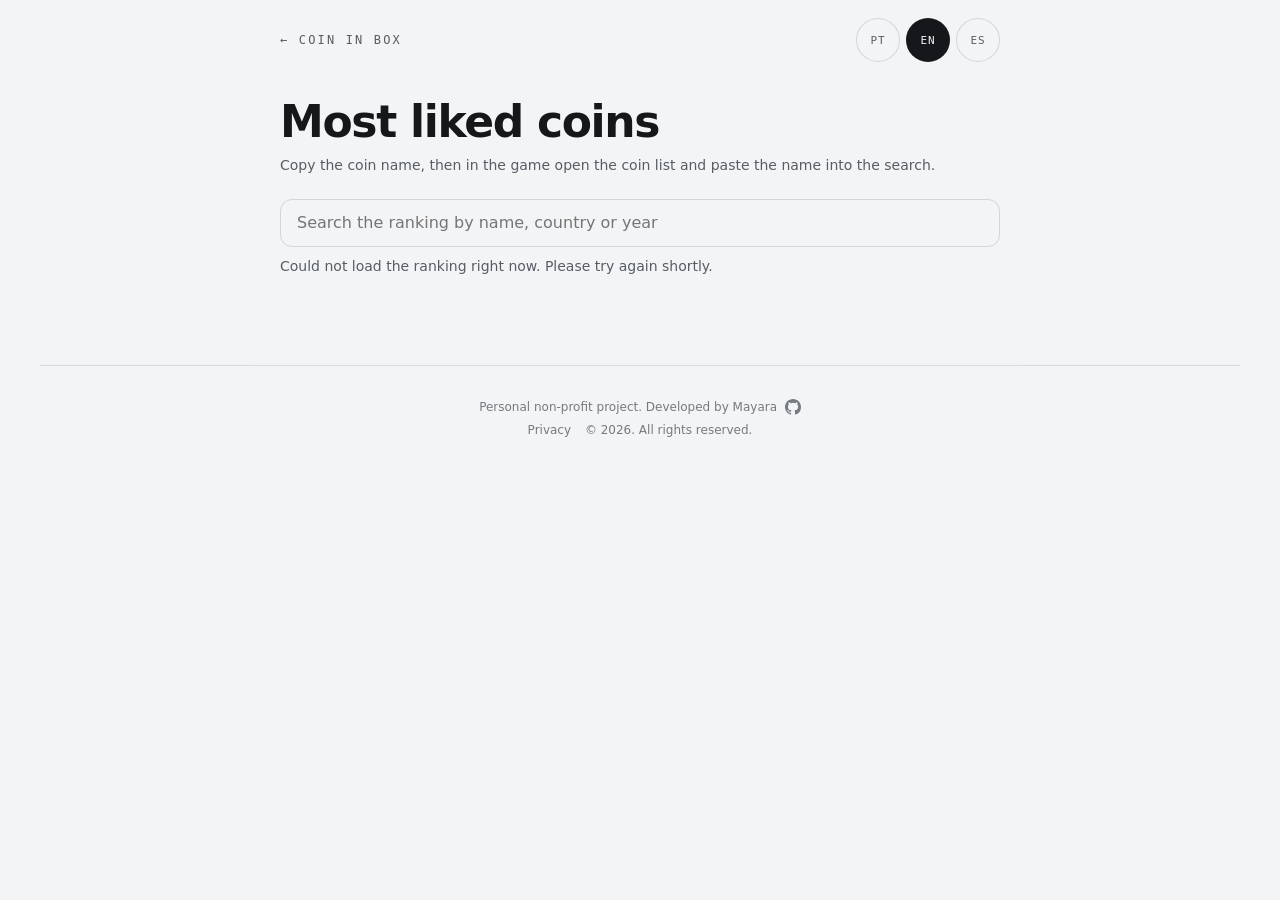
<file: ranking/index.html>
<!doctype html>
<html lang="pt-BR">

<head>
  <!-- © 2026 Mayara Cristina Nascimento. Todos os direitos reservados. https://maycristina.github.io -->
  <meta charset="utf-8">
  <meta name="viewport" content="width=device-width,initial-scale=1,viewport-fit=cover">
  <title>Ranking — Coin in box</title>
  <meta name="description" content="As moedas mais curtidas do Coin in box.">
  <meta name="color-scheme" content="light dark">
  <meta name="robots" content="noimageindex">
  <script>
    (function () {
      var t = null;
      try { t = localStorage.getItem('coin-in-box:tema'); } catch (e) { }
      if (t !== 'claro' && t !== 'escuro') t = matchMedia('(prefers-color-scheme: dark)').matches ? 'escuro' : 'claro';
      document.documentElement.dataset.tema = t;
    })();
  </script>
  <link rel="icon" type="image/png" href="/favicon.png">
  <script type="module" crossorigin src="/assets/ranking-B61TaK-q.js"></script>
  <link rel="modulepreload" crossorigin href="/assets/modulepreload-polyfill-B5Qt9EMX.js">
  <link rel="modulepreload" crossorigin href="/assets/rodape-BEgsuWT6.js">
  <link rel="modulepreload" crossorigin href="/assets/moedas-BST4rtC6.js">
  <link rel="modulepreload" crossorigin href="/assets/api-Bh2g7rTV.js">
  <link rel="stylesheet" crossorigin href="/assets/rodape-t-iEJYY6.css">
  <link rel="stylesheet" crossorigin href="/assets/ranking-CvIewmUT.css">
</head>

<body>
  <header class="topo">
    <a class="voltar" href="/">← Coin in box</a>
    <div class="idiomas" role="group" aria-label="Idioma / Language / Idioma">
      <button type="button" data-idioma="pt">PT</button>
      <button type="button" data-idioma="en">EN</button>
      <button type="button" data-idioma="es">ES</button>
    </div>
  </header>

  <main>
    <h1 id="titulo"></h1>
    <p id="dica" class="meta"></p>

    <label class="busca">
      <span class="apenas-leitor" id="rotuloBusca"></span>
      <input id="busca" type="search" autocomplete="off" spellcheck="false" enterkeyhint="search">
    </label>
    <p id="estado" class="meta" role="status" aria-live="polite"></p>

    <ol id="lista" class="ranking"></ol>
    <p id="leitor" class="apenas-leitor" role="status" aria-live="polite"></p>
    <button id="maisBtn" class="mais" type="button" hidden></button>
  </main>

  <footer id="rodape" class="rodape-site"></footer>

</body>

</html>
</file>
<file: assets/rodape-t-iEJYY6.css>
.rodape-site{max-width:1200px;margin:0 auto;padding:28px 20px 40px;border-top:1px solid var(--line);text-align:center;font-size:12px;line-height:1.6;color:var(--ink-2);opacity:.8}.rodape-site p{margin:4px 0}.rodape-site p+p span{margin-left:10px}.rodape-site a{color:var(--ink-2);text-decoration:none}.rodape-site a:hover{color:var(--ink)}.rodape-site .rodape-gh{display:inline-flex;vertical-align:middle;margin-left:4px}
</file>
<file: assets/all-B4Tmf2-g.css>
:root{color-scheme:light;--bg: #F3F4F5;--ink: #15171A;--ink-2: #565D65;--line: rgba(21, 23, 26, .14);--accent: #A06D45;--caixa-borda: #c9b79d;--caixa-fundo: #d9cbb4;--caixa-fundo-2: #cdbda3;--encaixe: rgba(70, 48, 22, .16)}:root[data-tema=escuro]{color-scheme:dark;--bg: #121417;--ink: #ECEEF0;--ink-2: #A3A9B0;--line: rgba(236, 238, 240, .16);--accent: #C79063;--caixa-borda: #3a3026;--caixa-fundo: #2a231c;--caixa-fundo-2: #241e18;--encaixe: rgba(0, 0, 0, .38)}*{box-sizing:border-box}body{margin:0;background:var(--bg);color:var(--ink);font:16px/1.65 ui-sans-serif,system-ui,-apple-system,Segoe UI,sans-serif;-webkit-font-smoothing:antialiased;-webkit-user-select:none;user-select:none;-webkit-touch-callout:none}a{color:inherit;text-underline-offset:3px}:focus-visible{outline:2px solid var(--accent);outline-offset:3px;border-radius:6px}.topo{display:flex;align-items:center;justify-content:space-between;gap:12px;max-width:1200px;margin:0 auto;padding:18px 20px 0}.voltar{display:inline-flex;align-items:center;min-height:44px;font:12px/1 ui-monospace,SFMono-Regular,Menlo,monospace;letter-spacing:.18em;text-transform:uppercase;text-decoration:none;color:var(--ink-2)}.voltar:hover{color:var(--ink)}.idiomas{display:flex;gap:6px}.idiomas button{width:44px;height:44px;border:0;border-radius:50%;background:transparent;box-shadow:inset 0 0 0 1px var(--line);color:var(--ink-2);font:500 11px/1 ui-monospace,SFMono-Regular,Menlo,monospace;letter-spacing:.08em;cursor:pointer}.idiomas button[aria-pressed=true]{color:var(--bg);background:var(--ink);box-shadow:none}main{max-width:1200px;margin:0 auto;padding:8px 20px 72px}h1{margin:28px 0 6px;font-size:clamp(30px,6vw,44px);line-height:1.1;letter-spacing:-.03em}.meta{margin:8px 0 0;color:var(--ink-2);font-size:14px}.caixa{--d: clamp(84px, 11vw, 120px);margin-top:26px;padding:clamp(14px,3vw,28px);border-radius:22px;border:3px solid var(--caixa-borda);background:linear-gradient(180deg,var(--caixa-fundo),var(--caixa-fundo-2));box-shadow:inset 0 6px 18px #00000038,inset 0 -2px #ffffff0f,0 1px #ffffff80,0 14px 30px -18px #00000073}.grade{display:grid;grid-template-columns:repeat(auto-fill,minmax(calc(var(--d) + 34px),1fr));gap:22px 10px;margin:0;padding:0;list-style:none}.slot{position:relative;display:flex;flex-direction:column;align-items:center}.slot.em-voo{z-index:2}.moeda{position:relative;display:block;width:var(--d);height:var(--d);padding:0;border:0;background:none;cursor:pointer;touch-action:manipulation;-webkit-tap-highlight-color:transparent}.moeda:before{content:"";position:absolute;top:-5px;right:-5px;bottom:-5px;left:-5px;border-radius:50%;background:var(--encaixe);box-shadow:inset 0 3px 7px #0000004d}.sombra{position:absolute;left:12%;right:12%;bottom:-2px;height:14%;border-radius:50%;background:#00000059;filter:blur(4px);transform-origin:center}.pulo{position:absolute;top:0;right:0;bottom:0;left:0;perspective:700px}.disco{position:absolute;top:0;right:0;bottom:0;left:0;transform-style:preserve-3d}.face{position:absolute;top:0;right:0;bottom:0;left:0;border-radius:50%;overflow:hidden;background:var(--canto, #888);backface-visibility:hidden;-webkit-backface-visibility:hidden;box-shadow:0 0 0 1px #00000040}.face.verso{transform:rotateY(180deg)}.face canvas{display:block;width:100%;height:100%;transform:scale(var(--zoom, 1));opacity:0;transition:opacity .35s;-webkit-user-drag:none}.face canvas.pronta{opacity:1}.legenda{margin:12px 0 0;width:100%;text-align:center;font-size:11.5px;line-height:1.35;color:var(--ink-2)}.legenda>span{display:block}.legenda .pais{display:inline-flex;align-items:center;justify-content:center;gap:5px}.legenda .bandeira{flex:none;width:16px;height:11px;border-radius:2px;box-shadow:0 0 0 1px #00000040;-webkit-user-drag:none}.legenda .titulo{color:var(--ink);font-weight:600}@media(max-width:520px){.grade{gap:18px 6px}}@media(prefers-reduced-motion:reduce){.face canvas{transition:none}}
</file>
<file: assets/privacy-D0MVNqWS.css>
:root{color-scheme:light;--bg: #F3F4F5;--ink: #15171A;--ink-2: #565D65;--line: rgba(21, 23, 26, .14);--accent: #A06D45}:root[data-tema=escuro]{color-scheme:dark;--bg: #121417;--ink: #ECEEF0;--ink-2: #A3A9B0;--line: rgba(236, 238, 240, .16);--accent: #C79063}*{box-sizing:border-box}body{margin:0;background:var(--bg);color:var(--ink);font:16px/1.65 ui-sans-serif,system-ui,-apple-system,Segoe UI,sans-serif;-webkit-font-smoothing:antialiased}a{color:inherit;text-underline-offset:3px}:focus-visible{outline:2px solid var(--accent);outline-offset:3px;border-radius:6px}.topo{display:flex;align-items:center;justify-content:space-between;gap:12px;max-width:760px;margin:0 auto;padding:18px 20px 0}.voltar{display:inline-flex;align-items:center;min-height:44px;font:12px/1 ui-monospace,SFMono-Regular,Menlo,monospace;letter-spacing:.18em;text-transform:uppercase;text-decoration:none;color:var(--ink-2)}.voltar:hover{color:var(--ink)}.idiomas{display:flex;gap:6px}.idiomas button{width:44px;height:44px;border:0;border-radius:50%;background:transparent;box-shadow:inset 0 0 0 1px var(--line);color:var(--ink-2);font:500 11px/1 ui-monospace,SFMono-Regular,Menlo,monospace;letter-spacing:.08em;cursor:pointer}.idiomas button[aria-pressed=true]{color:var(--bg);background:var(--ink);box-shadow:none}main{max-width:760px;margin:0 auto;padding:8px 20px 72px}article[hidden]{display:none}h1{margin:28px 0 6px;font-size:clamp(30px,6vw,44px);line-height:1.1;letter-spacing:-.03em}h2{margin:34px 0 8px;font-size:19px;letter-spacing:-.01em}.meta{margin:0;color:var(--ink-2);font-size:14px}p,ul{margin:8px 0}ul{padding-left:20px}li+li{margin-top:4px}code{font:.9em ui-monospace,SFMono-Regular,Menlo,monospace;padding:1px 5px;border-radius:5px;background:var(--line)}table{width:100%;margin:12px 0;border-collapse:collapse;font-size:14.5px}th,td{padding:9px 10px 9px 0;text-align:left;vertical-align:top;border-bottom:1px solid var(--line)}th{color:var(--ink-2);font-weight:500}@media(max-width:560px){table{font-size:13.5px}}
</file>
<file: assets/ranking-CvIewmUT.css>
:root{color-scheme:light;--bg: #F3F4F5;--ink: #15171A;--ink-2: #565D65;--line: rgba(21, 23, 26, .14);--accent: #A06D45}:root[data-tema=escuro]{color-scheme:dark;--bg: #121417;--ink: #ECEEF0;--ink-2: #A3A9B0;--line: rgba(236, 238, 240, .16);--accent: #C79063}*{box-sizing:border-box}body{margin:0;background:var(--bg);color:var(--ink);font:16px/1.65 ui-sans-serif,system-ui,-apple-system,Segoe UI,sans-serif;-webkit-font-smoothing:antialiased}a{color:inherit;text-underline-offset:3px}:focus-visible{outline:2px solid var(--accent);outline-offset:3px;border-radius:6px}.topo{display:flex;align-items:center;justify-content:space-between;gap:12px;max-width:760px;margin:0 auto;padding:18px 20px 0}.voltar{display:inline-flex;align-items:center;min-height:44px;font:12px/1 ui-monospace,SFMono-Regular,Menlo,monospace;letter-spacing:.18em;text-transform:uppercase;text-decoration:none;color:var(--ink-2)}.voltar:hover{color:var(--ink)}.idiomas{display:flex;gap:6px}.idiomas button{width:44px;height:44px;border:0;border-radius:50%;background:transparent;box-shadow:inset 0 0 0 1px var(--line);color:var(--ink-2);font:500 11px/1 ui-monospace,SFMono-Regular,Menlo,monospace;letter-spacing:.08em;cursor:pointer}.idiomas button[aria-pressed=true]{color:var(--bg);background:var(--ink);box-shadow:none}body{-webkit-user-select:none;user-select:none;-webkit-touch-callout:none}.busca input{-webkit-user-select:text;user-select:text}@media print{.ranking,.mais{display:none}}main{max-width:760px;margin:0 auto;padding:8px 20px 72px}h1{margin:28px 0 6px;font-size:clamp(30px,6vw,44px);line-height:1.1;letter-spacing:-.03em}.meta{margin:8px 0 0;color:var(--ink-2);font-size:14px}.apenas-leitor{position:absolute;width:1px;height:1px;overflow:hidden;clip-path:inset(50%);white-space:nowrap}.busca{display:block;margin-top:22px}.busca input{width:100%;min-height:48px;padding:0 16px;border:1px solid var(--line);border-radius:12px;background:transparent;color:var(--ink);font:inherit;font-size:16px}.ranking{margin:14px 0 0;padding:0;list-style:none}.ranking li{display:flex;align-items:center;gap:14px;padding:12px 0;border-bottom:1px solid var(--line)}.copiar,.mais{min-height:44px;padding:0 14px;border:0;border-radius:999px;background:transparent;box-shadow:inset 0 0 0 1px var(--line);color:var(--ink-2);font:500 12px/1 ui-monospace,SFMono-Regular,Menlo,monospace;letter-spacing:.06em;cursor:pointer}.linha{display:block;flex:1;min-width:0;width:100%;pointer-events:none}.copiar{flex:none}.copiar:hover,.mais:hover{color:var(--ink);box-shadow:inset 0 0 0 1px var(--ink-2)}.mais{display:block;margin:22px auto 0}.mais[hidden]{display:none}
</file>
